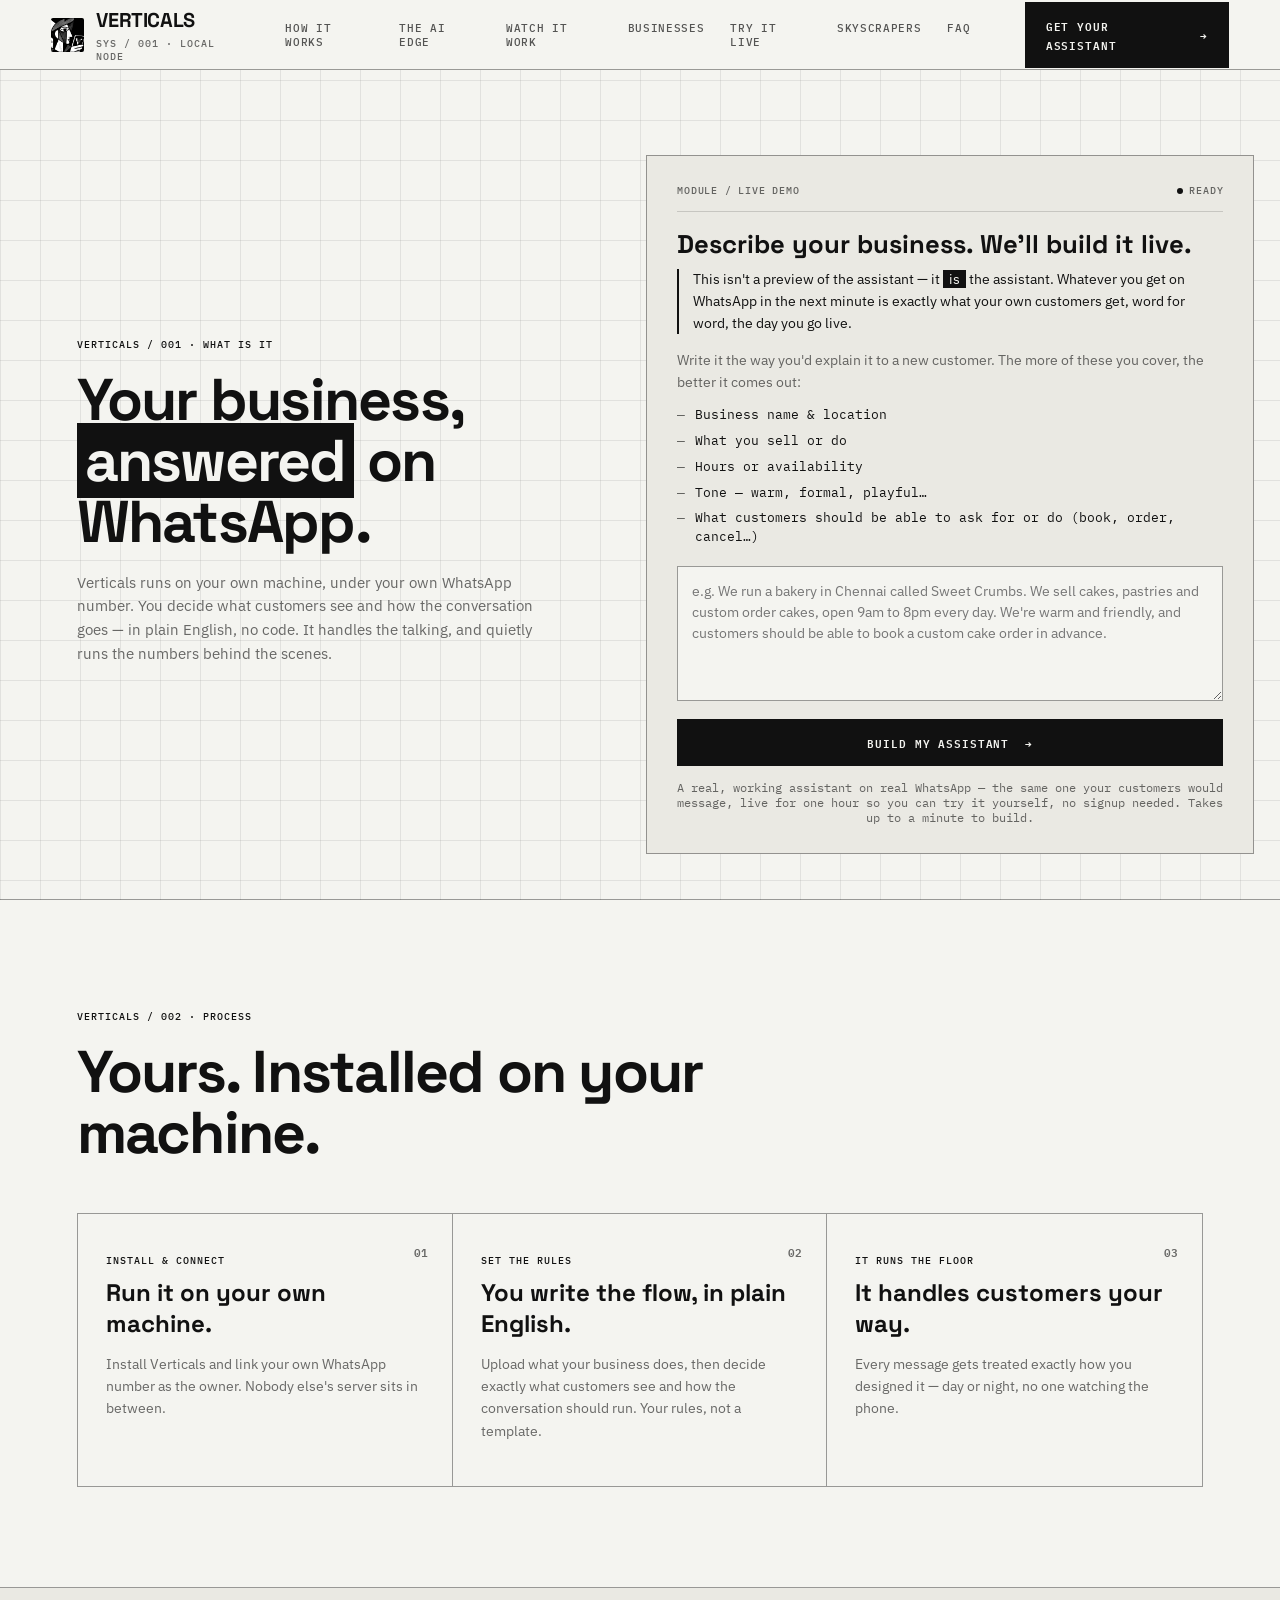
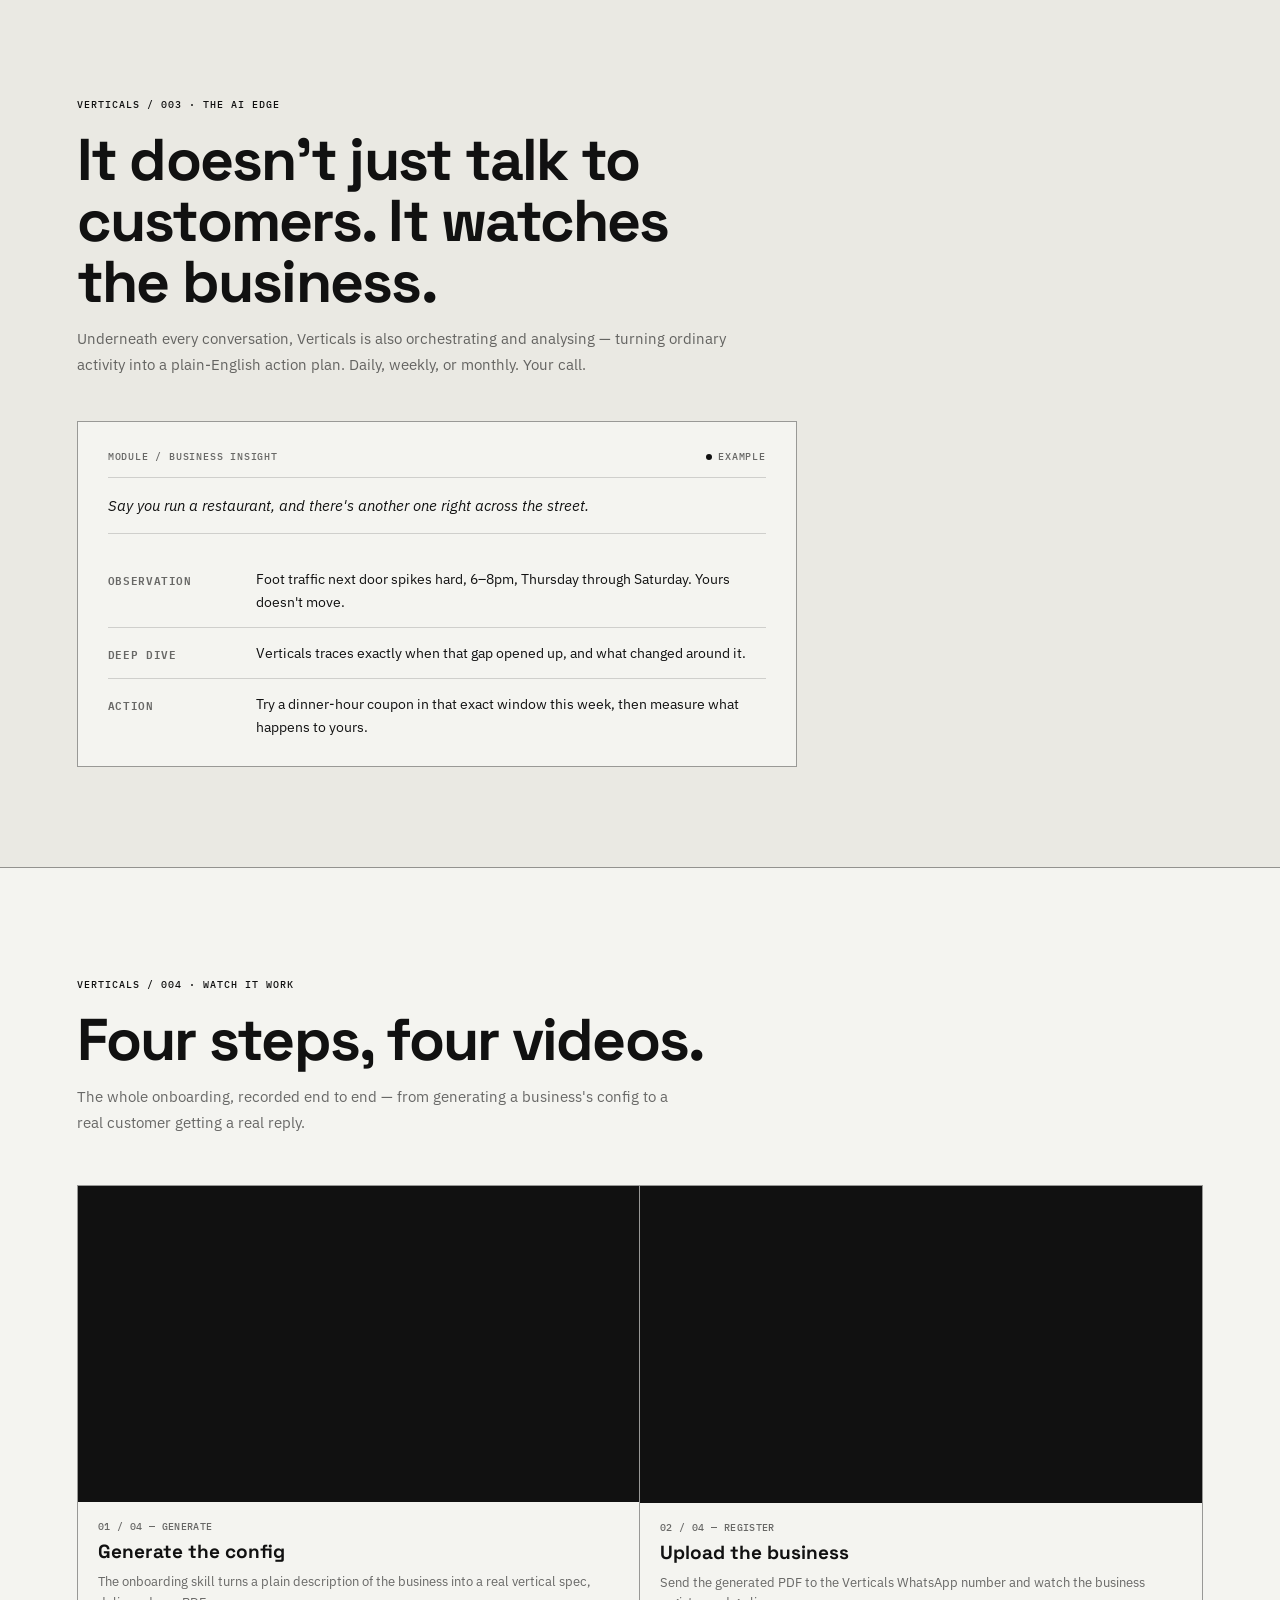
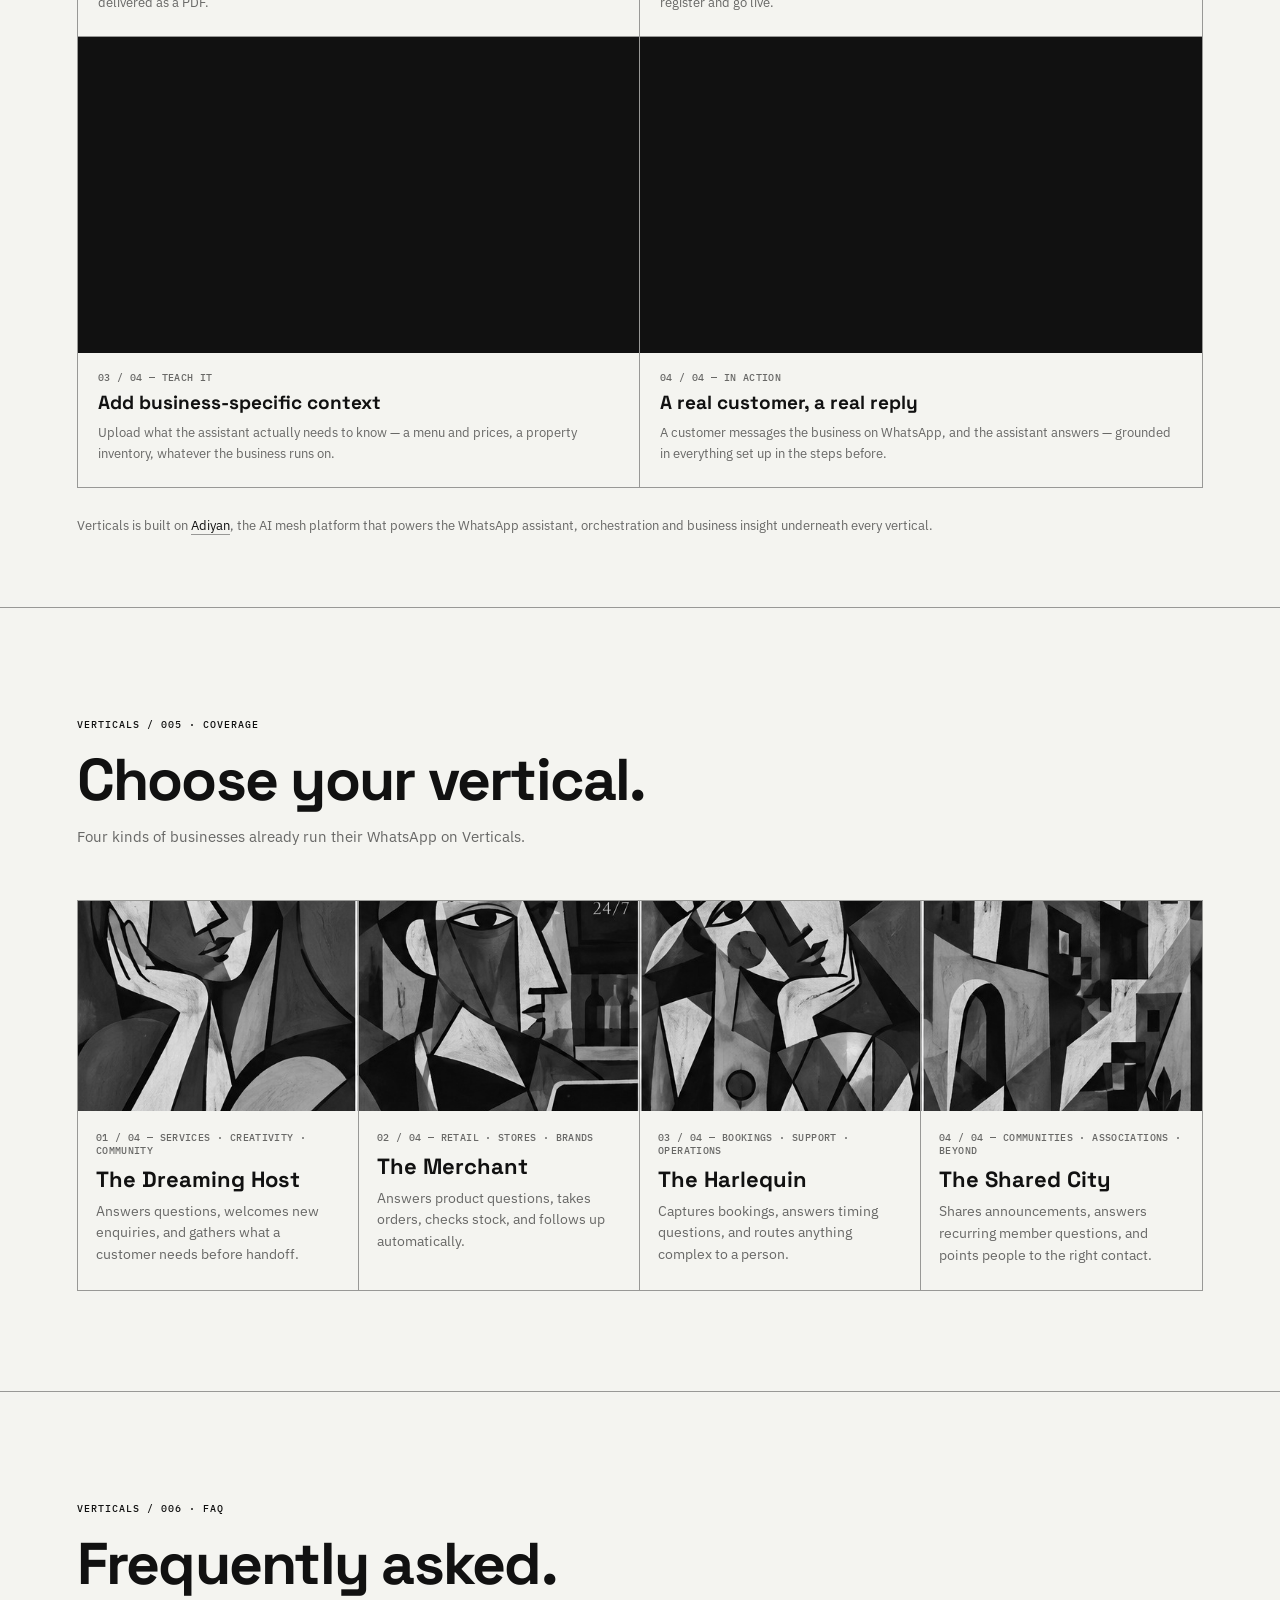
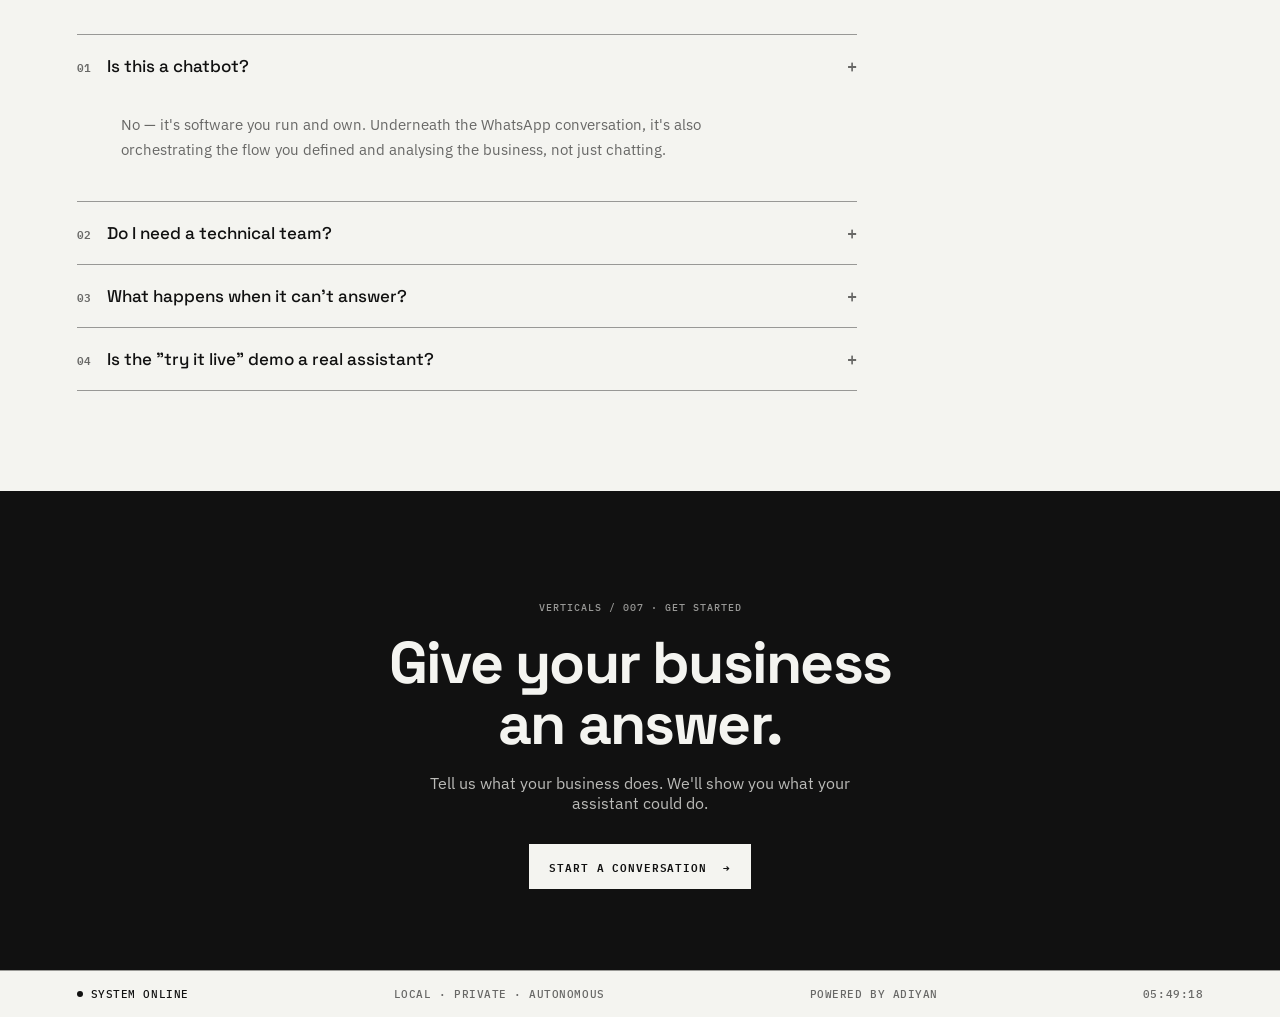
<file: index.html>
<!doctype html>
<html lang="en">
<head>
  <meta charset="utf-8" />
  <meta name="viewport" content="width=device-width, initial-scale=1" />
  <meta name="theme-color" content="#f4f4f0" />
  <title>VERTICALS — Your business, answered on WhatsApp.</title>
  <meta name="description" content="Your own AI-powered WhatsApp assistant for your business. Powered by Adiyan." />
  <link rel="icon" href="assets/favicon.ico" sizes="any">
  <link rel="icon" type="image/png" sizes="16x16" href="assets/favicon-16.png">
  <link rel="icon" type="image/png" sizes="32x32" href="assets/favicon-32.png">
  <link rel="icon" type="image/png" sizes="192x192" href="assets/favicon-192.png">
  <link rel="apple-touch-icon" sizes="180x180" href="assets/apple-touch-icon.png">
  <link rel="preconnect" href="https://fonts.googleapis.com">
  <link rel="preconnect" href="https://fonts.gstatic.com" crossorigin>
  <link href="https://fonts.googleapis.com/css2?family=Space+Grotesk:wght@500;700&family=IBM+Plex+Mono:wght@400;500;600&family=IBM+Plex+Sans:wght@400;500&display=swap" rel="stylesheet">
  <link rel="stylesheet" href="styles.css" />
</head>
<body>
  <div class="grid-bg"></div>

  <header class="site-header">
    <a class="brand" href="#top" aria-label="Verticals home">
      <span class="brand-mark">
        <img class="art-base" src="assets/verticals-icon.png" alt="" />
        <img class="art-color" src="assets/verticals-icon-color.png" alt="" aria-hidden="true" />
      </span>
      <span class="brand-text">
        <span class="brand-name">VERTICALS</span>
        <span class="brand-sub">SYS / 001 · LOCAL NODE</span>
      </span>
    </a>
    <nav>
      <a href="#how">HOW IT WORKS</a>
      <a href="#edge">THE AI EDGE</a>
      <a href="#onboarding">WATCH IT WORK</a>
      <a href="#businesses">BUSINESSES</a>
      <a href="#demo">TRY IT LIVE</a>
      <a href="skyscrapers.html">SKYSCRAPERS</a>
      <a href="#faq">FAQ</a>
    </nav>
    <a class="header-cta" href="#demo">GET YOUR ASSISTANT <span>→</span></a>
  </header>

  <main id="top">
    <section class="hero section-pad" id="demo">
      <div class="hero-copy reveal">
        <p class="eyebrow">VERTICALS / 001 · WHAT IS IT</p>
        <h1>Your business, <span class="hl">answered</span> on WhatsApp.</h1>
        <p class="hero-lede">Verticals runs on your own machine, under your own WhatsApp number. You decide what customers see and how the conversation goes — in plain English, no code. It handles the talking, and quietly runs the numbers behind the scenes.</p>
      </div>

      <div class="hero-demo reveal delayed" id="verticalsDemo">
        <div class="console-head">
          <span>MODULE / LIVE DEMO</span>
          <span class="status-tag"><i class="status-dot disco"></i> READY</span>
        </div>
        <h2>Describe your business. We'll build it live.</h2>
        <p class="demo-promise">This isn't a preview of the assistant — it <em>is</em> the assistant. Whatever you get on WhatsApp in the next minute is exactly what your own customers get, word for word, the day you go live.</p>
        <p class="demo-instructions">Write it the way you'd explain it to a new customer. The more of these you cover, the better it comes out:</p>
        <ul class="demo-checklist">
          <li>Business name &amp; location</li>
          <li>What you sell or do</li>
          <li>Hours or availability</li>
          <li>Tone — warm, formal, playful…</li>
          <li>What customers should be able to ask for or do (book, order, cancel…)</li>
        </ul>
        <form id="demoForm">
          <textarea id="demoInput" maxlength="600" rows="5" placeholder="e.g. We run a bakery in Chennai called Sweet Crumbs. We sell cakes, pastries and custom order cakes, open 9am to 8pm every day. We're warm and friendly, and customers should be able to book a custom cake order in advance." required></textarea>
          <button type="submit" class="button" id="demoSubmit">BUILD MY ASSISTANT <span>→</span></button>
        </form>
        <p class="demo-note">A real, working assistant on real WhatsApp — the same one your customers would message, live for one hour so you can try it yourself, no signup needed. Takes up to a minute to build.</p>
        <div class="demo-result" id="demoResult" hidden></div>
        <p class="demo-error" id="demoError" hidden></p>
      </div>
    </section>

    <section id="how" class="how section-pad">
      <div class="section-heading reveal"><p class="eyebrow">VERTICALS / 002 · PROCESS</p><h2>Yours. Installed on your machine.</h2></div>
      <div class="steps">
        <article class="step reveal"><span class="step-no">01</span><p class="eyebrow">INSTALL &amp; CONNECT</p><h3>Run it on your own machine.</h3><p>Install Verticals and link your own WhatsApp number as the owner. Nobody else's server sits in between.</p></article>
        <article class="step reveal"><span class="step-no">02</span><p class="eyebrow">SET THE RULES</p><h3>You write the flow, in plain English.</h3><p>Upload what your business does, then decide exactly what customers see and how the conversation should run. Your rules, not a template.</p></article>
        <article class="step reveal"><span class="step-no">03</span><p class="eyebrow">IT RUNS THE FLOOR</p><h3>It handles customers your way.</h3><p>Every message gets treated exactly how you designed it — day or night, no one watching the phone.</p></article>
      </div>
    </section>

    <section id="edge" class="edge section-pad">
      <div class="section-heading reveal">
        <p class="eyebrow">VERTICALS / 003 · THE AI EDGE</p>
        <h2>It doesn't just talk to customers. It watches the business.</h2>
        <p>Underneath every conversation, Verticals is also orchestrating and analysing — turning ordinary activity into a plain-English action plan. Daily, weekly, or monthly. Your call.</p>
      </div>
      <div class="insight-card reveal delayed">
        <div class="console-head">
          <span>MODULE / BUSINESS INSIGHT</span>
          <span class="status-tag"><i class="status-dot"></i> EXAMPLE</span>
        </div>
        <p class="insight-setup">Say you run a restaurant, and there's another one right across the street.</p>
        <div class="insight-row">
          <span class="insight-tag">OBSERVATION</span>
          <p>Foot traffic next door spikes hard, 6–8pm, Thursday through Saturday. Yours doesn't move.</p>
        </div>
        <div class="insight-row">
          <span class="insight-tag">DEEP DIVE</span>
          <p>Verticals traces exactly when that gap opened up, and what changed around it.</p>
        </div>
        <div class="insight-row">
          <span class="insight-tag">ACTION</span>
          <p>Try a dinner-hour coupon in that exact window this week, then measure what happens to yours.</p>
        </div>
      </div>
    </section>

    <section id="onboarding" class="onboarding section-pad">
      <div class="section-intro reveal">
        <p class="eyebrow">VERTICALS / 004 · WATCH IT WORK</p>
        <h2>Four steps, four videos.</h2>
        <p>The whole onboarding, recorded end to end — from generating a business's config to a real customer getting a real reply.</p>
      </div>

      <div class="video-grid">
        <article class="video-card reveal">
          <div class="video-embed"><iframe src="https://www.youtube.com/embed/aGPMi48iQtE" title="Generate the config" loading="lazy" allow="accelerometer; autoplay; clipboard-write; encrypted-media; gyroscope; picture-in-picture" allowfullscreen></iframe></div>
          <span class="card-eyebrow">01 / 04 — GENERATE</span>
          <h3>Generate the config</h3>
          <p>The onboarding skill turns a plain description of the business into a real vertical spec, delivered as a PDF.</p>
        </article>
        <article class="video-card reveal">
          <div class="video-embed"><iframe src="https://www.youtube.com/embed/RfHMVcUBpOw" title="Upload the business" loading="lazy" allow="accelerometer; autoplay; clipboard-write; encrypted-media; gyroscope; picture-in-picture" allowfullscreen></iframe></div>
          <span class="card-eyebrow">02 / 04 — REGISTER</span>
          <h3>Upload the business</h3>
          <p>Send the generated PDF to the Verticals WhatsApp number and watch the business register and go live.</p>
        </article>
        <article class="video-card reveal">
          <div class="video-embed"><iframe src="https://www.youtube.com/embed/GSf_i0MklRo" title="Add business-specific context" loading="lazy" allow="accelerometer; autoplay; clipboard-write; encrypted-media; gyroscope; picture-in-picture" allowfullscreen></iframe></div>
          <span class="card-eyebrow">03 / 04 — TEACH IT</span>
          <h3>Add business-specific context</h3>
          <p>Upload what the assistant actually needs to know — a menu and prices, a property inventory, whatever the business runs on.</p>
        </article>
        <article class="video-card reveal">
          <div class="video-embed"><iframe src="https://www.youtube.com/embed/xWJJM07ifF8" title="A real customer, a real reply" loading="lazy" allow="accelerometer; autoplay; clipboard-write; encrypted-media; gyroscope; picture-in-picture" allowfullscreen></iframe></div>
          <span class="card-eyebrow">04 / 04 — IN ACTION</span>
          <h3>A real customer, a real reply</h3>
          <p>A customer messages the business on WhatsApp, and the assistant answers — grounded in everything set up in the steps before.</p>
        </article>
      </div>

      <p class="onboarding-credit">Verticals is built on <a href="https://bharanitharanr.github.io/adiyan/" target="_blank" rel="noopener">Adiyan</a>, the AI mesh platform that powers the WhatsApp assistant, orchestration and business insight underneath every vertical.</p>
    </section>

    <section id="businesses" class="verticals-section section-pad">
      <div class="section-intro reveal">
        <p class="eyebrow">VERTICALS / 005 · COVERAGE</p>
        <h2>Choose your vertical.</h2>
        <p>Four kinds of businesses already run their WhatsApp on Verticals.</p>
      </div>

      <div class="verticals-grid-simple">
        <article class="vertical-card-simple reveal">
          <div class="card-art"><img class="art-base" src="assets/dreaming-host.jpg" alt="The Dreaming Host" /><img class="art-color" src="assets/dreaming-host.jpg" alt="" aria-hidden="true" /></div>
          <div class="card-body">
            <span class="card-eyebrow">01 / 04 — SERVICES · CREATIVITY · COMMUNITY</span>
            <h3>The Dreaming Host</h3>
            <p>Answers questions, welcomes new enquiries, and gathers what a customer needs before handoff.</p>
          </div>
        </article>
        <article class="vertical-card-simple reveal">
          <div class="card-art"><img class="art-base" src="assets/merchant.jpg" alt="The Merchant" /><img class="art-color" src="assets/merchant.jpg" alt="" aria-hidden="true" /></div>
          <div class="card-body">
            <span class="card-eyebrow">02 / 04 — RETAIL · STORES · BRANDS</span>
            <h3>The Merchant</h3>
            <p>Answers product questions, takes orders, checks stock, and follows up automatically.</p>
          </div>
        </article>
        <article class="vertical-card-simple reveal">
          <div class="card-art"><img class="art-base" src="assets/harlequin.jpg" alt="The Harlequin" /><img class="art-color" src="assets/harlequin.jpg" alt="" aria-hidden="true" /></div>
          <div class="card-body">
            <span class="card-eyebrow">03 / 04 — BOOKINGS · SUPPORT · OPERATIONS</span>
            <h3>The Harlequin</h3>
            <p>Captures bookings, answers timing questions, and routes anything complex to a person.</p>
          </div>
        </article>
        <article class="vertical-card-simple reveal">
          <div class="card-art"><img class="art-base" src="assets/shared-city.jpg" alt="The Shared City" /><img class="art-color" src="assets/shared-city.jpg" alt="" aria-hidden="true" /></div>
          <div class="card-body">
            <span class="card-eyebrow">04 / 04 — COMMUNITIES · ASSOCIATIONS · BEYOND</span>
            <h3>The Shared City</h3>
            <p>Shares announcements, answers recurring member questions, and points people to the right contact.</p>
          </div>
        </article>
      </div>
    </section>

    <section id="faq" class="faq section-pad">
      <div class="section-heading reveal"><p class="eyebrow">VERTICALS / 006 · FAQ</p><h2>Frequently asked.</h2></div>
      <div class="faq-list">
        <details open><summary><span>01</span>Is this a chatbot?<span class="toggle">+</span></summary><p>No — it's software you run and own. Underneath the WhatsApp conversation, it's also orchestrating the flow you defined and analysing the business, not just chatting.</p></details>
        <details><summary><span>02</span>Do I need a technical team?<span class="toggle">+</span></summary><p>No. Verticals installs on your own machine with no code — you describe your business and your rules in plain English, that's it.</p></details>
        <details><summary><span>03</span>What happens when it can't answer?<span class="toggle">+</span></summary><p>It asks for clarification or hands the conversation to a person, instead of guessing.</p></details>
        <details><summary><span>04</span>Is the "try it live" demo a real assistant?<span class="toggle">+</span></summary><p>Yes — it's registered for real and answers on real WhatsApp, just scoped to one hour so a live demo doesn't stick around forever. Whatever it says back to you is exactly what your own customers would get once it's live — same voice, same rules, no separate "demo mode." A real deployment for your business simply doesn't expire.</p></details>
      </div>
    </section>

    <section id="contact" class="contact section-pad reveal">
      <div class="contact-inner">
        <p class="eyebrow">VERTICALS / 007 · GET STARTED</p>
        <h2>Give your business<br>an answer.</h2>
        <p>Tell us what your business does. We'll show you what your assistant could do.</p>
        <a class="button invert" href="mailto:adiayanandai@gmail.com?subject=I%20want%20a%20Verticals%20assistant">START A CONVERSATION <span>→</span></a>
      </div>
    </section>
  </main>

  <footer class="sys-bottom">
    <div class="status"><i class="status-dot"></i> SYSTEM ONLINE</div>
    <div>LOCAL · PRIVATE · AUTONOMOUS</div>
    <div><a href="https://bharanitharanr.github.io/adiyan/" target="_blank" rel="noopener">POWERED BY ADIYAN</a></div>
    <div id="sysClock">00:00:00</div>
  </footer>

  <script src="script.js"></script>
</body>
</html>
</file>
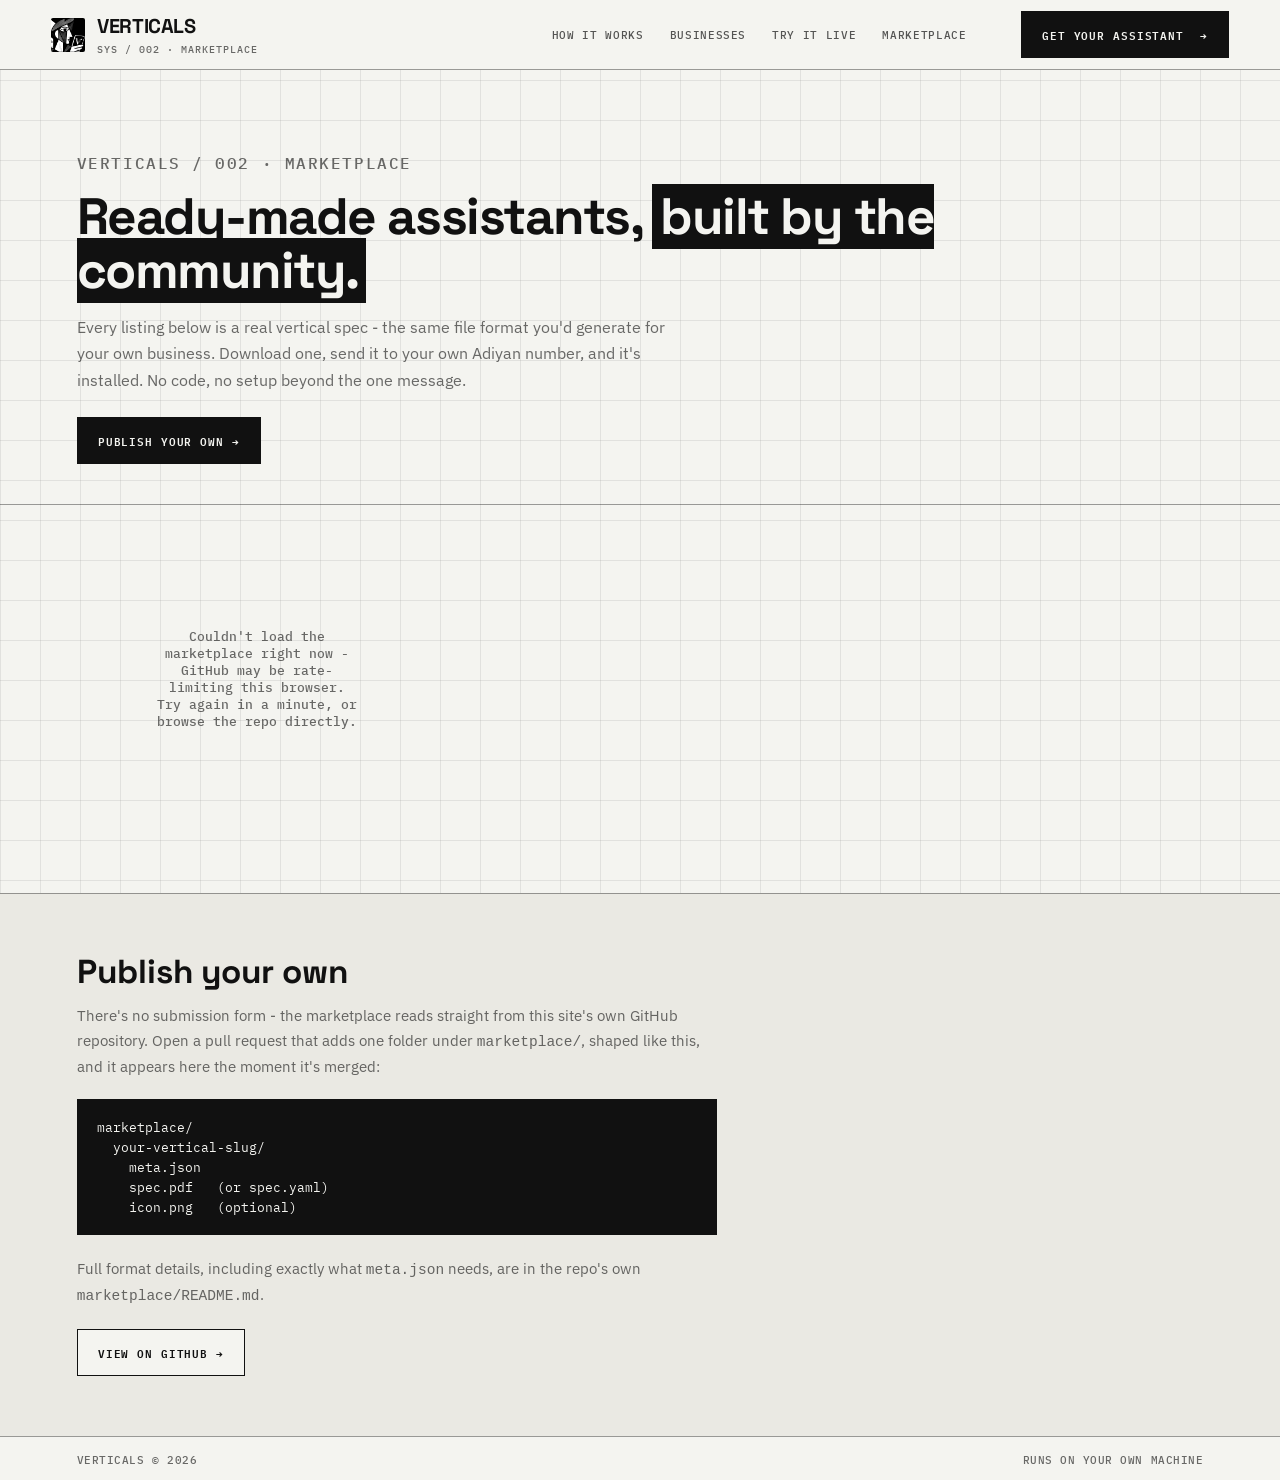
<file: marketplace.html>
<!doctype html>
<html lang="en">
<head>
  <meta charset="utf-8" />
  <meta name="viewport" content="width=device-width, initial-scale=1" />
  <meta name="theme-color" content="#f4f4f0" />
  <title>VERTICALS — Marketplace</title>
  <meta name="description" content="Ready-made Adiyan business personas, built by the community - download a spec, install it on your own WhatsApp number." />
  <link rel="icon" href="assets/favicon.ico" sizes="any">
  <link rel="icon" type="image/png" sizes="16x16" href="assets/favicon-16.png">
  <link rel="icon" type="image/png" sizes="32x32" href="assets/favicon-32.png">
  <link rel="icon" type="image/png" sizes="192x192" href="assets/favicon-192.png">
  <link rel="apple-touch-icon" sizes="180x180" href="assets/apple-touch-icon.png">
  <link rel="preconnect" href="https://fonts.googleapis.com">
  <link rel="preconnect" href="https://fonts.gstatic.com" crossorigin>
  <link href="https://fonts.googleapis.com/css2?family=Space+Grotesk:wght@500;700&family=IBM+Plex+Mono:wght@400;500;600&family=IBM+Plex+Sans:wght@400;500&display=swap" rel="stylesheet">
  <link rel="stylesheet" href="styles.css" />
  <style>
    .mkt-hero{padding-top:150px;padding-bottom:40px;border-bottom:1px solid var(--line-strong)}
    .mkt-hero .eyebrow{margin-bottom:14px}
    .mkt-hero h1{font:700 clamp(34px,4vw,58px)/1.05 "Space Grotesk",sans-serif;letter-spacing:-.03em;margin:0 0 16px}
    .mkt-hero p{max-width:600px;color:var(--ink-soft);font-size:15.5px;line-height:1.7;margin:0 0 24px}
    .mkt-hero .button{display:inline-flex}

    .mkt-grid{padding:50px 6vw 90px;display:grid;grid-template-columns:repeat(auto-fill,minmax(280px,1fr));gap:22px}
    .mkt-card{border:1px solid var(--line-strong);background:var(--paper2);display:flex;flex-direction:column}
    .mkt-card .card-art{aspect-ratio:1.6/1;background:var(--ink);display:flex;align-items:center;justify-content:center;overflow:hidden}
    .mkt-card .card-art img{width:100%;height:100%;object-fit:cover;filter:grayscale(1) contrast(1.05)}
    .mkt-card .card-body{padding:20px 20px 22px;display:flex;flex-direction:column;gap:10px;flex:1}
    .mkt-card .card-eyebrow{display:flex;justify-content:space-between;align-items:baseline}
    .mkt-card h3{font:700 20px "Space Grotesk",sans-serif;margin:0}
    .mkt-card p.tagline{margin:0;color:var(--ink-soft);font-size:13.5px;line-height:1.6;flex:1}
    .mkt-card .card-footer{display:flex;justify-content:space-between;align-items:center;margin-top:6px;font:500 10px "IBM Plex Mono",monospace;letter-spacing:.05em;color:var(--ink-soft)}
    .mkt-card .button{padding:10px 16px;font-size:10.5px}

    .mkt-empty,.mkt-error{padding:60px 6vw;text-align:center;color:var(--ink-soft);font:500 13px "IBM Plex Mono",monospace}
    .mkt-publish{border-top:1px solid var(--line-strong);padding:60px 6vw;background:var(--paper2)}
    .mkt-publish h2{font:700 clamp(24px,2.6vw,34px)/1.1 "Space Grotesk",sans-serif;margin:0 0 14px}
    .mkt-publish p{max-width:640px;color:var(--ink-soft);font-size:14.5px;line-height:1.7;margin:0 0 20px}
    .mkt-publish pre{background:var(--ink);color:var(--paper);padding:18px 20px;font:400 12.5px/1.6 "IBM Plex Mono",monospace;overflow-x:auto;margin:0 0 22px;max-width:640px}
  </style>
</head>
<body>
  <div class="grid-bg"></div>

  <header class="site-header">
    <a class="brand" href="index.html" aria-label="Verticals home">
      <span class="brand-mark">
        <img class="art-base" src="assets/verticals-icon.png" alt="" />
        <img class="art-color" src="assets/verticals-icon-color.png" alt="" aria-hidden="true" />
      </span>
      <span class="brand-text">
        <span class="brand-name">VERTICALS</span>
        <span class="brand-sub">SYS / 002 · MARKETPLACE</span>
      </span>
    </a>
    <nav>
      <a href="index.html#how">HOW IT WORKS</a>
      <a href="index.html#businesses">BUSINESSES</a>
      <a href="index.html#demo">TRY IT LIVE</a>
      <a href="marketplace.html">MARKETPLACE</a>
    </nav>
    <a class="header-cta" href="index.html#demo">GET YOUR ASSISTANT <span>→</span></a>
  </header>

  <main id="top">
    <section class="mkt-hero section-pad">
      <p class="eyebrow">VERTICALS / 002 · MARKETPLACE</p>
      <h1>Ready-made assistants, <span class="hl">built by the community.</span></h1>
      <p>Every listing below is a real vertical spec - the same file format you'd generate for your own business. Download one, send it to your own Adiyan number, and it's installed. No code, no setup beyond the one message.</p>
      <a class="button" href="#publish">PUBLISH YOUR OWN →</a>
    </section>

    <section id="listings">
      <div id="mktGrid" class="mkt-grid" aria-live="polite">
        <p class="mkt-empty">Loading listings…</p>
      </div>
    </section>

    <section class="mkt-publish" id="publish">
      <h2>Publish your own</h2>
      <p>There's no submission form - the marketplace reads straight from this site's own GitHub repository. Open a pull request that adds one folder under <code>marketplace/</code>, shaped like this, and it appears here the moment it's merged:</p>
      <pre>marketplace/
  your-vertical-slug/
    meta.json
    spec.pdf   (or spec.yaml)
    icon.png   (optional)</pre>
      <p>Full format details, including exactly what <code>meta.json</code> needs, are in the repo's own <code>marketplace/README.md</code>.</p>
      <a class="button invert" href="https://github.com/BharanitharanR/verticals/tree/main/marketplace" target="_blank" rel="noopener">VIEW ON GITHUB →</a>
    </section>
  </main>

  <footer class="sys-bottom section-pad">
    <span>VERTICALS © 2026</span>
    <span>RUNS ON YOUR OWN MACHINE</span>
  </footer>

  <script>
    const REPO = 'BharanitharanR/verticals';
    const BRANCH = 'main';
    const grid = document.getElementById('mktGrid');

    function escapeHtml(s) {
      return String(s ?? '').replace(/[&<>"']/g, c => ({'&':'&amp;','<':'&lt;','>':'&gt;','"':'&quot;',"'":'&#39;'}[c]));
    }

    async function loadListings() {
      try {
        const dirRes = await fetch(`https://api.github.com/repos/${REPO}/contents/marketplace?ref=${BRANCH}`);
        if (!dirRes.ok) throw new Error(`GitHub API returned ${dirRes.status}`);
        const entries = (await dirRes.json()).filter(e => e.type === 'dir');

        if (entries.length === 0) {
          grid.innerHTML = '<p class="mkt-empty">No listings yet - be the first to publish one.</p>';
          return;
        }

        const cards = await Promise.all(entries.map(async (entry) => {
          try {
            const metaRes = await fetch(`https://raw.githubusercontent.com/${REPO}/${BRANCH}/marketplace/${entry.name}/meta.json`);
            if (!metaRes.ok) return null;
            const meta = await metaRes.json();

            let specFile = null;
            for (const ext of ['pdf', 'yaml', 'yml']) {
              const headRes = await fetch(`https://raw.githubusercontent.com/${REPO}/${BRANCH}/marketplace/${entry.name}/spec.${ext}`, { method: 'HEAD' });
              if (headRes.ok) { specFile = `spec.${ext}`; break; }
            }
            if (!specFile) return null;

            const iconUrl = `https://raw.githubusercontent.com/${REPO}/${BRANCH}/marketplace/${entry.name}/icon.png`;
            const specUrl = `https://raw.githubusercontent.com/${REPO}/${BRANCH}/marketplace/${entry.name}/${specFile}`;

            return { meta, iconUrl, specUrl, slug: entry.name };
          } catch { return null; }
        }));

        const valid = cards.filter(Boolean);
        if (valid.length === 0) {
          grid.innerHTML = '<p class="mkt-empty">No listings yet - be the first to publish one.</p>';
          return;
        }

        grid.innerHTML = valid.map(({ meta, iconUrl, specUrl, slug }) => `
          <article class="mkt-card">
            <div class="card-art"><img src="${iconUrl}" alt="" loading="lazy" onerror="this.parentElement.style.display='none'" /></div>
            <div class="card-body">
              <div class="card-eyebrow"><span>${escapeHtml(meta.vertical_id || slug)}</span></div>
              <h3>${escapeHtml(meta.name || slug)}</h3>
              <p class="tagline">${escapeHtml(meta.tagline || '')}</p>
              <div class="card-footer">
                <span>BY ${escapeHtml(meta.author || 'UNKNOWN')}</span>
                <a class="button" href="${specUrl}" download>DOWNLOAD →</a>
              </div>
            </div>
          </article>
        `).join('');
      } catch (e) {
        grid.innerHTML = '<p class="mkt-error">Couldn\'t load the marketplace right now - GitHub may be rate-limiting this browser. Try again in a minute, or browse the repo directly.</p>';
      }
    }

    loadListings();
  </script>
</body>
</html>
</file>
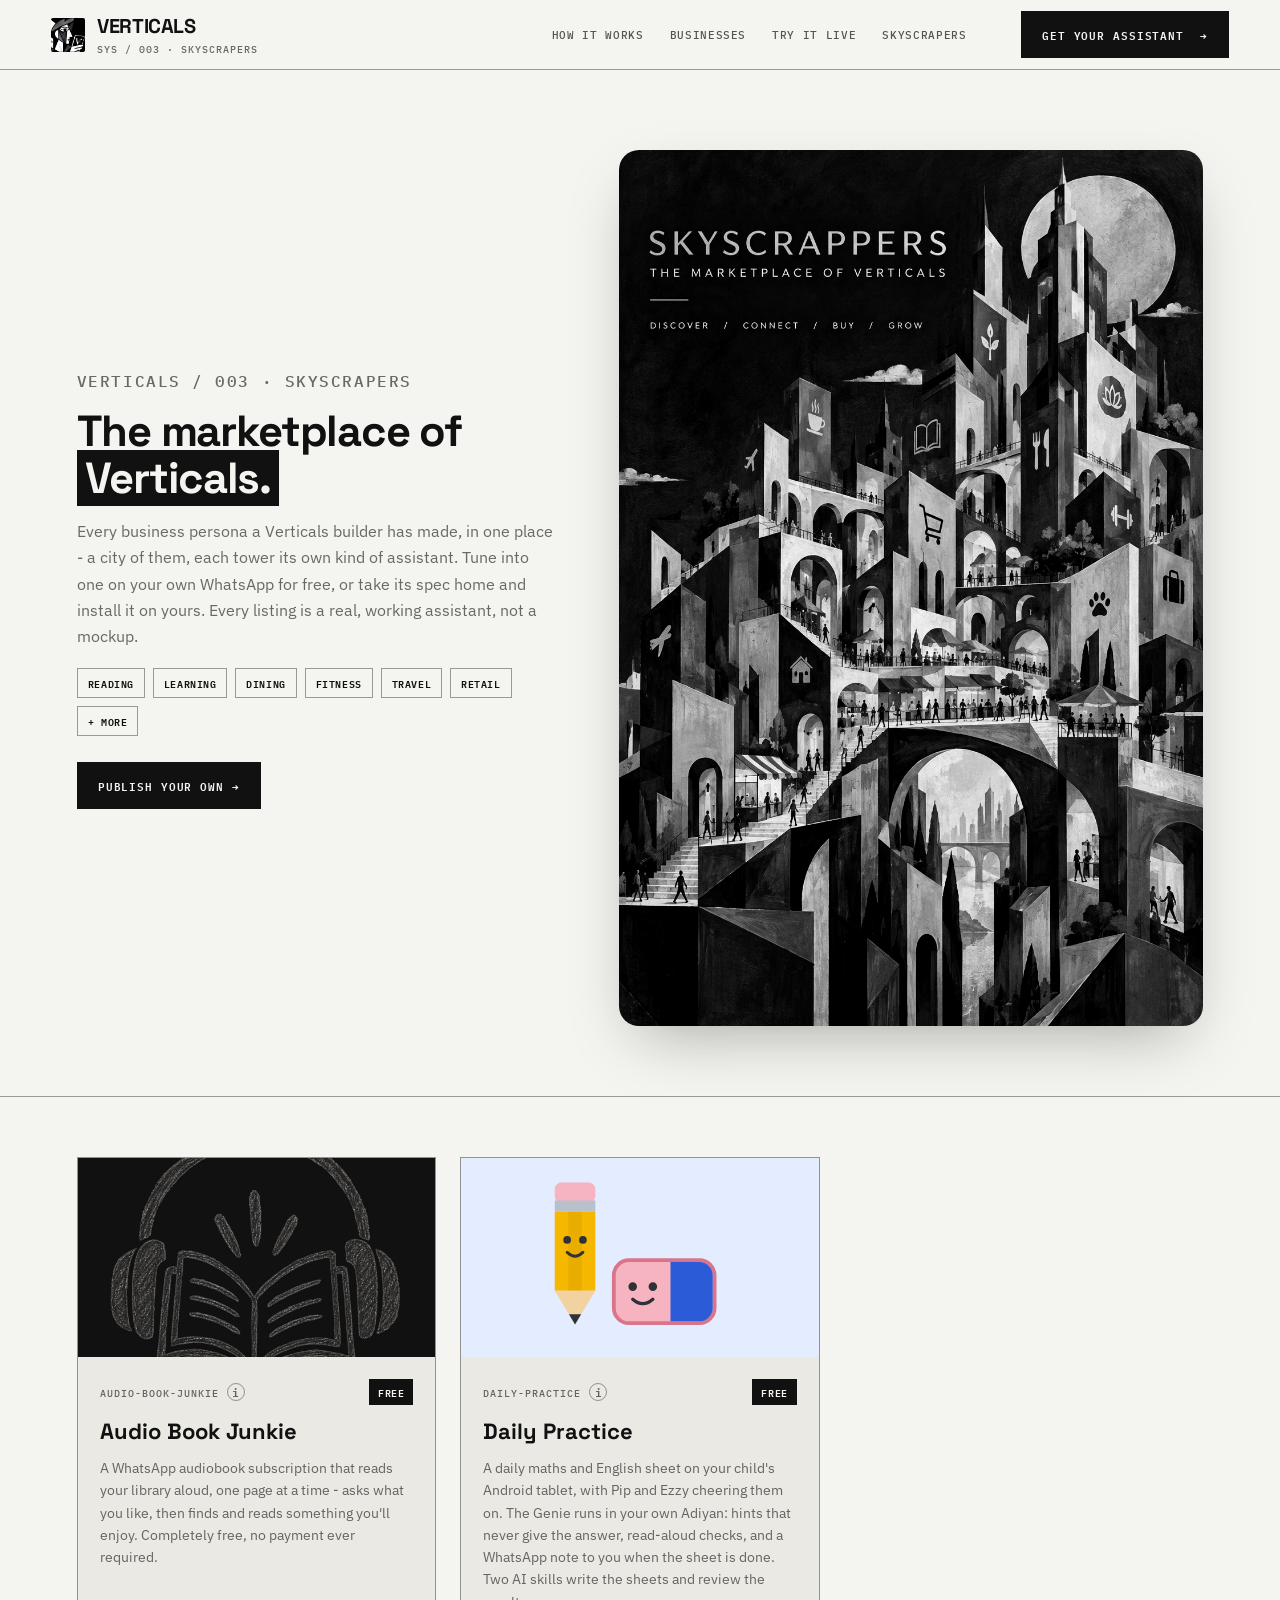
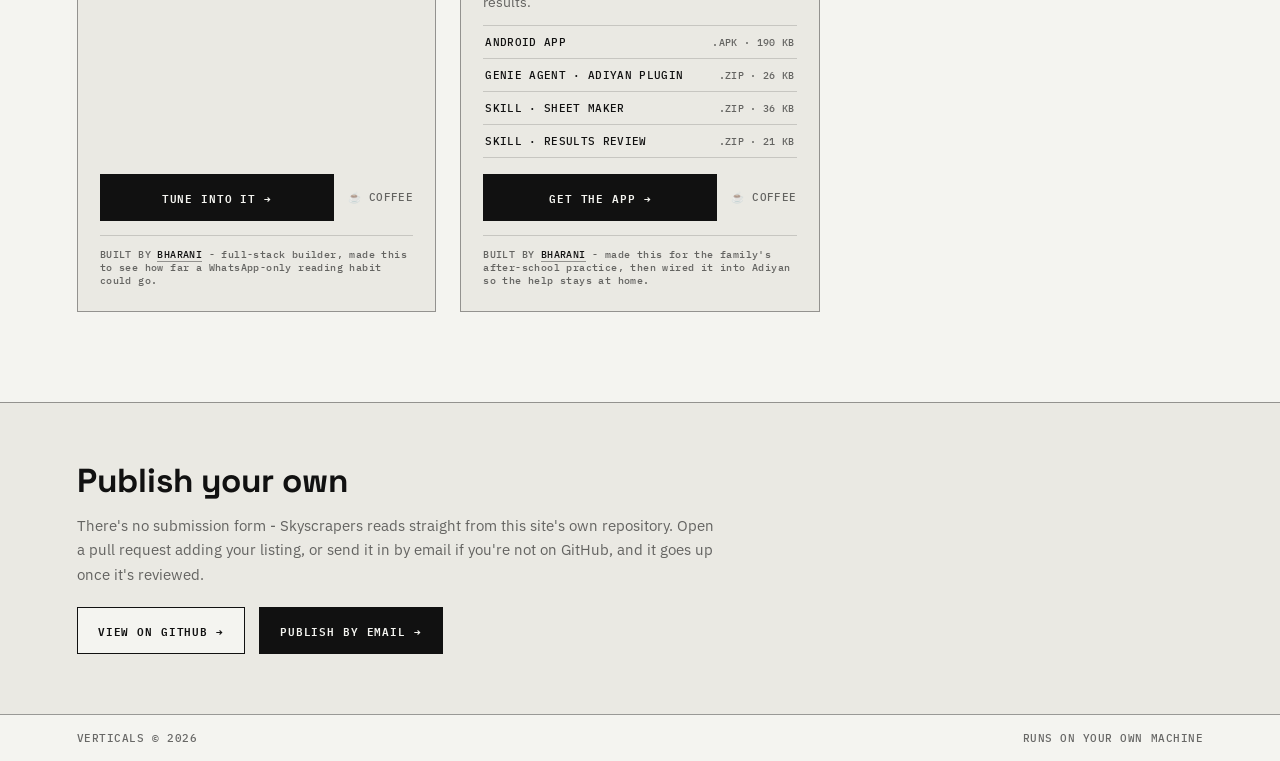
<file: skyscrapers.html>
<!doctype html>
<html lang="en">
<head>
  <meta charset="utf-8" />
  <meta name="viewport" content="width=device-width, initial-scale=1" />
  <meta name="theme-color" content="#f4f4f0" />
  <title>VERTICALS — Skyscrapers</title>
  <meta name="description" content="Ready-made Adiyan assistants, built and shared by the community - free or paid, tune in and try one on your own WhatsApp." />
  <link rel="icon" href="assets/favicon.ico" sizes="any">
  <link rel="icon" type="image/png" sizes="16x16" href="assets/favicon-16.png">
  <link rel="icon" type="image/png" sizes="32x32" href="assets/favicon-32.png">
  <link rel="icon" type="image/png" sizes="192x192" href="assets/favicon-192.png">
  <link rel="apple-touch-icon" sizes="180x180" href="assets/apple-touch-icon.png">
  <link rel="preconnect" href="https://fonts.googleapis.com">
  <link rel="preconnect" href="https://fonts.gstatic.com" crossorigin>
  <link href="https://fonts.googleapis.com/css2?family=Space+Grotesk:wght@500;700&family=IBM+Plex+Mono:wght@400;500;600&family=IBM+Plex+Sans:wght@400;500&display=swap" rel="stylesheet">
  <link rel="stylesheet" href="styles.css" />
  <style>
    .sky-hero{padding:150px 6vw 70px;background:var(--paper);display:grid;grid-template-columns:0.9fr 1.1fr;gap:5vw;align-items:center;border-bottom:1px solid var(--line-strong)}
    .sky-hero-art{position:relative;border-radius:20px;overflow:hidden;box-shadow:0 24px 60px -20px rgba(17,17,17,.35);aspect-ratio:2/3}
    .sky-hero-art img{position:absolute;inset:0;width:100%;height:100%;object-fit:cover;display:block}
    .sky-hero-art .art-color{-webkit-mask-image:none;mask-image:none}
    .sky-hero-art:hover .art-color,.sky-hero-art.touch-active .art-color{opacity:1}
    .sky-hero-art .placeholder{background:var(--ink);color:var(--paper);opacity:.5;font:500 11px "IBM Plex Mono",monospace;letter-spacing:.08em;text-align:center;padding:160px 30px}

    .sky-intro .eyebrow{margin-bottom:14px}
    .sky-intro h1{font:700 clamp(30px,3.4vw,46px)/1.08 "Space Grotesk",sans-serif;letter-spacing:-.03em;margin:0 0 16px}
    .sky-intro p{color:var(--ink-soft);font-size:15.5px;line-height:1.7;margin:0 0 18px;max-width:480px}
    .sky-intro .sky-tags{display:flex;flex-wrap:wrap;gap:8px;margin:0 0 26px}
    .sky-intro .sky-tags span{font:600 9.5px "IBM Plex Mono",monospace;letter-spacing:.06em;padding:5px 10px;border:1px solid var(--line-strong)}

    @media(max-width:860px){
      .sky-hero{grid-template-columns:1fr;padding-top:120px}
      .sky-hero-art{order:-1}
    }

    .sky-grid{padding:60px 6vw 90px;display:grid;grid-template-columns:repeat(auto-fill,minmax(300px,1fr));gap:24px}
    .sky-card{border:1px solid var(--line-strong);background:var(--paper2);display:flex;flex-direction:column}
    .sky-card .card-art{aspect-ratio:1.8/1;background:var(--ink);overflow:hidden}
    .sky-card .card-art img{width:100%;height:100%;object-fit:cover}
    .sky-card .card-body{padding:22px 22px 24px;display:flex;flex-direction:column;gap:12px;flex:1}
    .sky-card .card-eyebrow{display:flex;justify-content:space-between;align-items:baseline;gap:8px}
    .sky-card .card-eyebrow .eyebrow-left{display:flex;align-items:center;gap:8px}
    .info-btn{width:18px;height:18px;border-radius:50%;border:1px solid var(--line-strong);background:transparent;color:var(--ink-soft);font:600 11px "IBM Plex Mono",monospace;line-height:1;display:inline-flex;align-items:center;justify-content:center;cursor:pointer;padding:0}
    .info-btn:hover{background:var(--ink);color:var(--paper);border-color:var(--ink)}

    .info-overlay{position:fixed;inset:0;background:rgba(17,17,17,.5);display:none;align-items:center;justify-content:center;z-index:200;padding:24px}
    .info-overlay.open{display:flex}
    .info-modal{background:var(--paper);border:1px solid var(--line-strong);max-width:460px;width:100%;max-height:85vh;overflow-y:auto;padding:28px 26px}
    .info-modal .info-head{display:flex;justify-content:space-between;align-items:baseline;margin-bottom:6px}
    .info-modal h4{font:700 20px "Space Grotesk",sans-serif;margin:0}
    .info-modal .info-close{border:none;background:none;color:var(--ink-soft);font:600 20px/1 "IBM Plex Mono",monospace;cursor:pointer;padding:0}
    .info-modal .info-close:hover{color:var(--ink)}
    .info-modal .info-label{font:600 9.5px "IBM Plex Mono",monospace;letter-spacing:.08em;color:var(--ink-soft);margin:20px 0 8px}
    .info-modal .info-label:first-of-type{margin-top:16px}
    .info-modal .summon-phrase{display:inline-block;font:600 14px "IBM Plex Mono",monospace;background:var(--ink);color:var(--paper);padding:6px 12px}
    .info-modal ul{list-style:none;margin:0;padding:0;display:flex;flex-direction:column;gap:8px}
    .info-modal li{font:400 13px "IBM Plex Mono",monospace;background:var(--paper2);border:1px solid var(--line);padding:9px 12px;line-height:1.5}
    .info-modal .info-note{font-family:"IBM Plex Sans",sans-serif;font-size:12.5px;color:var(--ink-soft);line-height:1.6;margin:18px 0 0}
    .sky-card .price-tag{font:600 9.5px "IBM Plex Mono",monospace;letter-spacing:.06em;padding:3px 8px;border:1px solid var(--line-strong)}
    .sky-card .price-tag.free{background:var(--ink);color:var(--paper);border-color:var(--ink)}
    .sky-card h3{font:700 22px "Space Grotesk",sans-serif;margin:0}
    .sky-card p.tagline{margin:0;color:var(--ink-soft);font-size:13.5px;line-height:1.65;flex:1}
    .sky-card .card-actions{display:flex;align-items:center;gap:14px;margin-top:4px}
    .sky-card .card-actions .button{flex:1;text-align:center;justify-content:center}
    .sky-card .coffee-link{font:500 10.5px "IBM Plex Mono",monospace;letter-spacing:.04em;color:var(--ink-soft);border-bottom:1px solid transparent;white-space:nowrap}
    .sky-card .coffee-link:hover{color:var(--ink);border-color:var(--ink)}
    .sky-card .card-builder{border-top:1px solid var(--line);padding-top:12px;margin-top:2px;font:500 10px "IBM Plex Mono",monospace;letter-spacing:.04em;color:var(--ink-soft)}
    .sky-card .card-builder a{color:var(--ink);border-bottom:1px solid var(--line-strong)}
    .sky-card .card-builder a:hover{border-color:var(--ink)}

    .sky-card .dl-list{list-style:none;margin:0;padding:0;display:flex;flex-direction:column;border-top:1px solid var(--line)}
    .sky-card .dl-list li{border-bottom:1px solid var(--line)}
    .sky-card .dl-list a{display:flex;justify-content:space-between;align-items:baseline;gap:10px;padding:9px 2px;font:500 11px "IBM Plex Mono",monospace;letter-spacing:.03em;color:var(--ink)}
    .sky-card .dl-list a:hover{background:var(--paper)}
    .sky-card .dl-list a span{color:var(--ink-soft);font-size:10px;white-space:nowrap}
    .info-modal code{font:500 11.5px "IBM Plex Mono",monospace;background:var(--paper2);border:1px solid var(--line);padding:1px 5px;word-break:break-all}
    .info-modal ol{margin:0;padding-left:20px;display:flex;flex-direction:column;gap:8px;font:400 13px/1.55 "IBM Plex Sans",sans-serif}

    .sky-publish{border-top:1px solid var(--line-strong);padding:60px 6vw;background:var(--paper2)}
    .sky-publish h2{font:700 clamp(24px,2.6vw,34px)/1.1 "Space Grotesk",sans-serif;margin:0 0 14px}
    .sky-publish p{max-width:640px;color:var(--ink-soft);font-size:14.5px;line-height:1.7;margin:0 0 20px}
    .sky-publish-actions{display:flex;gap:14px;flex-wrap:wrap}

    @media(max-width:860px){
      .sky-hero{grid-template-columns:1fr}
      .sky-hero-art{aspect-ratio:16/9;border-left:none;border-top:1px solid var(--line-strong)}
    }
  </style>
</head>
<body>
  <div class="grid-bg"></div>

  <header class="site-header">
    <a class="brand" href="index.html" aria-label="Verticals home">
      <span class="brand-mark">
        <img class="art-base" src="assets/verticals-icon.png" alt="" />
        <img class="art-color" src="assets/verticals-icon-color.png" alt="" aria-hidden="true" />
      </span>
      <span class="brand-text">
        <span class="brand-name">VERTICALS</span>
        <span class="brand-sub">SYS / 003 · SKYSCRAPERS</span>
      </span>
    </a>
    <nav>
      <a href="index.html#how">HOW IT WORKS</a>
      <a href="index.html#businesses">BUSINESSES</a>
      <a href="index.html#demo">TRY IT LIVE</a>
      <a href="skyscrapers.html">SKYSCRAPERS</a>
    </nav>
    <a class="header-cta" href="index.html#demo">GET YOUR ASSISTANT <span>→</span></a>
  </header>

  <main id="top">
    <section class="sky-hero">
      <div class="sky-intro">
        <p class="eyebrow">VERTICALS / 003 · SKYSCRAPERS</p>
        <h1>The marketplace of <span class="hl">Verticals.</span></h1>
        <p>Every business persona a Verticals builder has made, in one place - a city of them, each tower its own kind of assistant. Tune into one on your own WhatsApp for free, or take its spec home and install it on yours. Every listing is a real, working assistant, not a mockup.</p>
        <div class="sky-tags">
          <span>READING</span><span>LEARNING</span><span>DINING</span><span>FITNESS</span><span>TRAVEL</span><span>RETAIL</span><span>+ MORE</span>
        </div>
        <a class="button" href="#publish">PUBLISH YOUR OWN →</a>
      </div>
      <div class="sky-hero-art">
        <img class="art-base" src="assets/skyscrapers-hero.jpg" alt="Skyscrapers - the marketplace of Verticals: an illustrated cliffside city of towers, each one a different business category, connected by bridges and stairways." />
        <img class="art-color" src="assets/skyscrapers-hero.jpg" alt="" aria-hidden="true" />
      </div>
    </section>

    <section id="listings">
      <div class="sky-grid">
        <article class="sky-card">
          <div class="card-art"><img src="assets/abj-icon.png" alt="" /></div>
          <div class="card-body">
            <div class="card-eyebrow">
              <span class="eyebrow-left">
                <span class="brand-sub">AUDIO-BOOK-JUNKIE</span>
                <button class="info-btn" data-info-open="abj" aria-label="How to use Audio Book Junkie" type="button">i</button>
              </span>
              <span class="price-tag free">FREE</span>
            </div>
            <h3>Audio Book Junkie</h3>
            <p class="tagline">A WhatsApp audiobook subscription that reads your library aloud, one page at a time - asks what you like, then finds and reads something you'll enjoy. Completely free, no payment ever required.</p>
            <div class="card-actions">
              <a class="button" href="https://wa.me/14795447874?text=ABJ%20I%20am%20registering" target="_blank" rel="noopener">TUNE INTO IT →</a>
              <a class="coffee-link" href="https://buymeacoffee.com/bharani3raw" target="_blank" rel="noopener">☕ COFFEE</a>
            </div>
            <div class="card-builder">
              BUILT BY <a href="https://github.com/BharanitharanR" target="_blank" rel="noopener">BHARANI</a> - full-stack builder, made this to see how far a WhatsApp-only reading habit could go.
            </div>
          </div>
        </article>

        <article class="sky-card">
          <div class="card-art"><img src="assets/daily-practice-icon.svg" alt="Pip the pencil and Ezzy the eraser, the Daily Practice characters" /></div>
          <div class="card-body">
            <div class="card-eyebrow">
              <span class="eyebrow-left">
                <span class="brand-sub">DAILY-PRACTICE</span>
                <button class="info-btn" data-info-open="dp" aria-label="How to set up Daily Practice" type="button">i</button>
              </span>
              <span class="price-tag free">FREE</span>
            </div>
            <h3>Daily Practice</h3>
            <p class="tagline">A daily maths and English sheet on your child's Android tablet, with Pip and Ezzy cheering them on. The Genie runs in your own Adiyan: hints that never give the answer, read-aloud checks, and a WhatsApp note to you when the sheet is done. Two AI skills write the sheets and review the results.</p>
            <ul class="dl-list">
              <li><a href="assets/downloads/daily-practice.apk" download>ANDROID APP <span>.APK · 190 KB</span></a></li>
              <li><a href="assets/downloads/daily-practice-genie.zip" download>GENIE AGENT · ADIYAN PLUGIN <span>.ZIP · 26 KB</span></a></li>
              <li><a href="assets/downloads/daily-practice-sheet.zip" download>SKILL · SHEET MAKER <span>.ZIP · 36 KB</span></a></li>
              <li><a href="assets/downloads/daily-practice-review.zip" download>SKILL · RESULTS REVIEW <span>.ZIP · 21 KB</span></a></li>
            </ul>
            <div class="card-actions">
              <a class="button" href="assets/downloads/daily-practice.apk" download>GET THE APP →</a>
              <a class="coffee-link" href="https://buymeacoffee.com/bharani3raw" target="_blank" rel="noopener">☕ COFFEE</a>
            </div>
            <div class="card-builder">
              BUILT BY <a href="https://github.com/BharanitharanR" target="_blank" rel="noopener">BHARANI</a> - made this for the family's after-school practice, then wired it into Adiyan so the help stays at home.
            </div>
          </div>
        </article>
      </div>
    </section>

    <div class="info-overlay" id="info-abj">
      <div class="info-modal" role="dialog" aria-modal="true" aria-labelledby="infoAbjTitle">
        <div class="info-head">
          <h4 id="infoAbjTitle">Audio Book Junkie</h4>
          <button class="info-close" data-info-close aria-label="Close" type="button">×</button>
        </div>
        <p class="info-label">SUMMON PHRASE</p>
        <span class="summon-phrase">@abj</span>
        <p class="info-label">WHAT YOU CAN ASK</p>
        <ul>
          <li>@abj read me Crime and Punishment</li>
          <li>@abj read me the next page</li>
          <li>@abj prescribe me a book</li>
          <li>@abj what books do you have</li>
        </ul>
        <p class="info-note">Any message to ABJ has to include "@abj" somewhere in it, or it won't respond - that's how it tells your message apart from everyone else's on the same WhatsApp number. If it doesn't already have a book you ask for, it checks Project Gutenberg for a public-domain copy before giving up.</p>
      </div>
    </div>

    <div class="info-overlay" id="info-dp">
      <div class="info-modal" role="dialog" aria-modal="true" aria-labelledby="infoDpTitle">
        <div class="info-head">
          <h4 id="infoDpTitle">Daily Practice</h4>
          <button class="info-close" data-info-close aria-label="Close" type="button">×</button>
        </div>
        <p class="info-label">1 · THE APP</p>
        <ol>
          <li>Install the .apk on an Android tablet (allow installs from this source when asked).</li>
          <li>Open <b>Grown-ups</b>, set a PIN, and point it at two GitHub repos you own: one for the daily sheets, one for the results.</li>
        </ol>
        <p class="info-label">2 · THE GENIE (OPTIONAL)</p>
        <ol>
          <li>Needs Adiyan running on your Mac. Unzip the plugin, then from the Adiyan folder:<br><code>.venv/bin/python -m mesh.tools.plugin install ~/Downloads/daily-practice-genie</code></li>
          <li>Get a pairing code: <code>.venv/bin/python -m daily_practice_genie.pair</code>, and type it into Grown-ups → Genie on the tablet.</li>
        </ol>
        <p class="info-label">3 · THE SKILLS</p>
        <ol>
          <li><b>Sheet maker</b> writes each day's sheet; <b>Results review</b> reads what your child did and what to practise next.</li>
          <li>Add the .zip as a skill in Claude, or attach its files in ChatGPT or Grok. Both ask for their inputs first and confirm before writing anything.</li>
        </ol>
        <p class="info-note">Everything stays yours: sheets and results live in your own repos, and the Genie only ever talks to your family's own devices, at home or over Tailscale - never a public server. The plugin can send WhatsApp messages to numbers you verify, and nothing else.</p>
      </div>
    </div>

    <section class="sky-publish" id="publish">
      <h2>Publish your own</h2>
      <p>There's no submission form - Skyscrapers reads straight from this site's own repository. Open a pull request adding your listing, or send it in by email if you're not on GitHub, and it goes up once it's reviewed.</p>
      <div class="sky-publish-actions">
        <a class="button invert" href="https://github.com/BharanitharanR/verticals" target="_blank" rel="noopener">VIEW ON GITHUB →</a>
        <a class="button" href="mailto:bharani3ran@gmail.com?subject=Skyscrapers%20submission&body=Vertical%20name%3A%0Avertical_id%3A%0AOne-line%20tagline%3A%0APrice%20(free%20or%20amount)%3A%0AYour%20name%2Fbuilder%20link%3A%0A%0AAttach%20your%20spec%20file%20(.pdf%2C%20.yaml%2C%20or%20.yml)%20to%20this%20email." target="_blank" rel="noopener">PUBLISH BY EMAIL →</a>
      </div>
    </section>
  </main>

  <footer class="sys-bottom section-pad">
    <span>VERTICALS © 2026</span>
    <span>RUNS ON YOUR OWN MACHINE</span>
  </footer>

  <script>
    const overlays = document.querySelectorAll('.info-overlay');
    const closeAll = () => overlays.forEach(o => o.classList.remove('open'));
    document.querySelectorAll('[data-info-open]').forEach(btn => {
      btn.addEventListener('click', () => document.getElementById('info-' + btn.dataset.infoOpen).classList.add('open'));
    });
    document.querySelectorAll('[data-info-close]').forEach(btn => btn.addEventListener('click', closeAll));
    overlays.forEach(o => o.addEventListener('click', e => { if (e.target === o) closeAll(); }));
    document.addEventListener('keydown', e => { if (e.key === 'Escape') closeAll(); });
  </script>
</body>
</html>
</file>
<file: styles.css>
:root{
  --paper:#f4f4f0; --paper2:#eae9e3; --ink:#111111; --ink-soft:rgba(17,17,17,.62);
  --line:rgba(17,17,17,.16); --line-strong:rgba(17,17,17,.4);
  /* Extracted from assets/verticals-icon-color.png via k-means quantization -
     the actual red/blue/ochre/cream the mark itself is painted in, not a
     picked-by-eye palette. Used only for the live-demo READY dot's blink. */
  --p1:#bf1d1a; --p2:#0a306e; --p3:#cb9036; --p4:#efd5ac;
}
*{box-sizing:border-box}
html{scroll-behavior:smooth}
body{margin:0;background:var(--paper);color:var(--ink);font-family:"IBM Plex Sans",Arial,sans-serif}
a{color:inherit;text-decoration:none}
button{font:inherit}

/* fine system grid, fixed behind everything */
.grid-bg{position:fixed;inset:0;z-index:0;pointer-events:none;
  background-image:linear-gradient(var(--line) 1px,transparent 1px),linear-gradient(90deg,var(--line) 1px,transparent 1px);
  background-size:40px 40px;opacity:.5}
main,header,footer{position:relative;z-index:1}

/* header */
.site-header{position:fixed;top:0;left:0;right:0;height:70px;z-index:100;background:var(--paper);border-bottom:1px solid var(--line-strong);display:flex;align-items:center;padding:0 4vw;gap:3vw}
.brand{display:flex;align-items:center;gap:12px}
.brand-mark{position:relative;display:block;width:34px;height:34px;border-radius:2px;overflow:hidden}
.brand-mark img{position:absolute;inset:0;width:100%;height:100%;object-fit:cover}
.brand-mark:hover .art-color,.brand-mark.touch-active .art-color{opacity:1}
.brand-text{display:flex;flex-direction:column;line-height:1.1}
.brand-name{font:700 20px "Space Grotesk",sans-serif;letter-spacing:-.02em}
.brand-sub,.eyebrow{font:500 10px "IBM Plex Mono",monospace;letter-spacing:.1em;text-transform:uppercase}
.brand-sub{margin-top:4px;color:var(--ink-soft)}
.site-header nav{display:flex;gap:26px;margin-left:auto;font:500 11px "IBM Plex Mono",monospace;letter-spacing:.06em}
.site-header nav a{opacity:.7;transition:.15s}
.site-header nav a:hover{opacity:1;text-decoration:underline;text-underline-offset:3px}
.header-cta,.button{display:inline-flex;gap:16px;align-items:center;justify-content:center;background:var(--ink);color:var(--paper);padding:13px 20px;font:600 11px "IBM Plex Mono",monospace;letter-spacing:.08em;border:1px solid var(--ink);border-radius:0;transition:.15s;cursor:pointer}
.header-cta:hover,.button:hover{background:transparent;color:var(--ink)}
.header-cta{margin-left:16px}
.button.invert{background:var(--paper);color:var(--ink)}
.button.invert:hover{background:var(--ink);color:var(--paper)}

.status-dot{display:inline-block;width:6px;height:6px;border-radius:50%;background:var(--ink);animation:pulse 2.4s infinite}
@keyframes pulse{0%{opacity:1}50%{opacity:.25}100%{opacity:1}}

/* Live-demo READY dot only - cycles through the logo's own palette instead
   of the plain pulse every other status-dot uses. Grays out and pauses the
   instant the visitor starts typing (see #verticalsDemo.interacting below,
   toggled from script.js's demoInput focus/blur listeners), so the color
   never competes with someone trying to read what they just wrote. */
.status-dot.disco{animation:disco-blink 5s steps(1,end) infinite,disco-pulse 5s linear infinite;transition:filter .4s}
@keyframes disco-blink{0%{background:var(--p1)}25%{background:var(--p2)}50%{background:var(--p3)}75%{background:var(--p4)}100%{background:var(--p1)}}
@keyframes disco-pulse{0%,100%{box-shadow:0 0 8px 2px var(--p1)}25%{box-shadow:0 0 8px 2px var(--p2)}50%{box-shadow:0 0 8px 2px var(--p3)}75%{box-shadow:0 0 8px 2px var(--p4)}}
#verticalsDemo.interacting .status-dot.disco{animation-play-state:paused;filter:grayscale(1) brightness(1.15)}

.section-pad{padding-left:6vw;padding-right:6vw}

/* hero */
.hero{min-height:100vh;display:grid;grid-template-columns:46% 54%;align-items:center;gap:4vw;padding-top:110px;border-bottom:1px solid var(--line-strong)}
.hero-copy{max-width:560px}
.hero h1,.section-heading h2,.section-intro h2,.contact h2{font:700 clamp(38px,4.6vw,72px)/1.04 "Space Grotesk",sans-serif;letter-spacing:-.03em;margin:18px 0}
.hl{background:var(--ink);color:var(--paper);padding:0 8px}
.hero-lede{font:400 clamp(15px,1.2vw,18px)/1.55 "IBM Plex Sans",sans-serif;max-width:480px;color:var(--ink-soft)}

/* hero live-demo console */
.hero-demo{background:var(--paper2);border:1px solid var(--line-strong);padding:28px 30px}
.console-head{display:flex;justify-content:space-between;align-items:center;font:500 10px "IBM Plex Mono",monospace;letter-spacing:.08em;text-transform:uppercase;color:var(--ink-soft);border-bottom:1px solid var(--line);padding-bottom:14px;margin-bottom:18px}
.status-tag{display:inline-flex;align-items:center;gap:6px}
.hero-demo h2{font:700 clamp(22px,2vw,28px)/1.15 "Space Grotesk",sans-serif;margin:0 0 10px}
.demo-promise{color:var(--ink);font-size:13.5px;line-height:1.6;margin:0 0 16px;padding-left:14px;border-left:2px solid var(--ink)}
.demo-promise em{font-style:normal;background:var(--ink);color:var(--paper);padding:0 6px}
.demo-instructions{color:var(--ink-soft);font-size:13.5px;line-height:1.6;margin:0 0 12px}
.demo-checklist{list-style:none;margin:0 0 20px;padding:0;display:grid;gap:7px;font-family:"IBM Plex Mono",monospace}
.demo-checklist li{color:var(--ink);font-size:12.5px;line-height:1.5;padding-left:18px;position:relative}
.demo-checklist li:before{content:'—';position:absolute;left:0;top:0;color:var(--ink-soft)}
#demoForm textarea{width:100%;background:var(--paper);border:1px solid var(--line-strong);color:var(--ink);padding:14px;font:14px/1.5 "IBM Plex Sans",sans-serif;border-radius:0;resize:vertical}
#demoForm textarea:focus{outline:none;border-color:var(--ink)}
#demoForm .button{width:100%;margin-top:14px}
.demo-note{color:var(--ink-soft);font:11.5px "IBM Plex Mono",monospace;margin:14px 0 0;text-align:center}
.demo-result{margin-top:24px;padding-top:22px;border-top:1px solid var(--line-strong)}
.demo-result-title{font:700 19px "Space Grotesk",sans-serif;margin:0 0 8px}
.demo-result p{color:var(--ink);font-size:14px;line-height:1.6;margin:0 0 6px}
.demo-result-actions{display:flex;flex-wrap:wrap;align-items:center;gap:18px;margin:16px 0 12px}
.demo-result-note{color:var(--ink-soft);font:11.5px "IBM Plex Mono",monospace}
.demo-error{margin-top:18px;color:var(--ink);font:13px "IBM Plex Mono",monospace;background:var(--paper2);border:1px solid var(--line-strong);padding:12px 14px}
.text-link{display:inline-block;background:none;border:none;border-bottom:1px solid var(--line-strong);font:600 11px "IBM Plex Mono",monospace;letter-spacing:.04em;padding:0 0 4px;color:var(--ink);cursor:pointer}
.text-link:hover{border-color:var(--ink)}

/* onboarding — video walkthrough grid */
.onboarding{padding-top:100px;padding-bottom:70px;border-bottom:1px solid var(--line-strong)}
.onboarding .section-intro p:last-child{max-width:600px}
.video-grid{display:grid;grid-template-columns:1fr 1fr;gap:0;border:1px solid var(--line-strong)}
.video-card{border-right:1px solid var(--line-strong);border-bottom:1px solid var(--line-strong);padding:0 0 22px;color:var(--ink)}
.video-card:nth-child(2n){border-right:0}
.video-card:nth-last-child(-n+2){border-bottom:0}
.video-embed{position:relative;aspect-ratio:16/9;overflow:hidden;background:var(--ink);margin-bottom:18px}
.video-embed iframe{position:absolute;inset:0;width:100%;height:100%;border:0}
.video-card .card-eyebrow{display:block;margin:0 20px 6px}
.video-card h3{font:700 19px "Space Grotesk",sans-serif;margin:0 20px 8px}
.video-card p{margin:0 20px;color:var(--ink-soft);font-size:13px;line-height:1.6}
.onboarding-credit{margin:28px 0 0;color:var(--ink-soft);font-size:13px;line-height:1.6}
.onboarding-credit a{color:var(--ink);border-bottom:1px solid var(--line-strong)}
.onboarding-credit a:hover{border-color:var(--ink)}

/* verticals — bordered numbered cards */
.verticals-section{padding-top:100px;padding-bottom:100px;border-bottom:1px solid var(--line-strong)}
.section-intro{max-width:640px;margin-bottom:50px}
.section-intro h2{margin-bottom:8px}
.section-intro p:last-child{color:var(--ink-soft);font-size:15px;line-height:1.7;margin:14px 0 0}
.verticals-grid-simple{display:grid;grid-template-columns:repeat(4,1fr);gap:0;border:1px solid var(--line-strong)}
.vertical-card-simple{border-right:1px solid var(--line-strong);display:flex;flex-direction:column}
.vertical-card-simple:last-child{border-right:0}
/* color-on-hover: .art-base is always grayscale; .art-color sits on top,
   masked to a band that follows the cursor's horizontal position (full
   color at the cursor, fading to transparent - i.e. back to the grayscale
   layer beneath - toward whichever side is farther away), and its opacity
   fades the whole effect in/out on enter/leave. --mx is set by script.js. */
.card-art{position:relative;aspect-ratio:4/3;overflow:hidden}
.card-art img{position:absolute;inset:0;width:100%;height:100%;object-fit:cover}
.art-base{filter:grayscale(1) contrast(1.05)}
.art-color{opacity:0;transition:opacity .35s ease;
  -webkit-mask-image:radial-gradient(ellipse 280px 100% at var(--mx,50%) 50%,#000 0%,transparent 100%);
  mask-image:radial-gradient(ellipse 280px 100% at var(--mx,50%) 50%,#000 0%,transparent 100%)}
.card-art:hover .art-color,.card-art.touch-active .art-color{opacity:1}
.card-body{padding:20px 18px 24px;flex:1;display:flex;flex-direction:column;gap:8px}
.card-eyebrow{font:500 9.5px "IBM Plex Mono",monospace;letter-spacing:.04em;color:var(--ink-soft)}
.card-body h3{font:700 22px "Space Grotesk",sans-serif;margin:0}
.card-body p{margin:0;color:var(--ink-soft);font-size:13.5px;line-height:1.6}

/* how it works */
.how{padding-top:100px;padding-bottom:100px;border-bottom:1px solid var(--line-strong)}
.section-heading{max-width:640px}
.section-heading h2{margin-bottom:8px}
.steps{display:grid;grid-template-columns:repeat(3,1fr);gap:0;border:1px solid var(--line-strong);margin-top:50px}
.step{padding:30px 28px;border-right:1px solid var(--line-strong);position:relative}
.step:last-child{border-right:0}
.step-no{position:absolute;right:24px;top:28px;font:600 11px "IBM Plex Mono",monospace;color:var(--ink-soft)}
.step h3{font:700 24px "Space Grotesk",sans-serif;margin:10px 0}
.step p:last-child{color:var(--ink-soft);line-height:1.65;max-width:320px;font-size:13.5px}

/* the AI edge — orchestration/insight showcase */
.edge{padding-top:100px;padding-bottom:100px;background:var(--paper2);border-bottom:1px solid var(--line-strong)}
.edge .section-heading{max-width:680px;margin-bottom:44px}
.edge .section-heading p:last-child{color:var(--ink-soft);font-size:15px;line-height:1.7;margin:14px 0 0}
.insight-card{background:var(--paper);border:1px solid var(--line-strong);max-width:720px;padding:28px 30px}
.insight-setup{font:italic 15px "IBM Plex Sans",sans-serif;color:var(--ink);margin:0 0 20px;padding-bottom:18px;border-bottom:1px solid var(--line)}
.insight-row{display:grid;grid-template-columns:130px 1fr;gap:18px;padding:14px 0;border-bottom:1px solid var(--line)}
.insight-row:last-child{border-bottom:0;padding-bottom:0}
.insight-tag{font:600 10.5px "IBM Plex Mono",monospace;letter-spacing:.06em;color:var(--ink-soft);padding-top:2px}
.insight-row p{margin:0;font-size:14px;line-height:1.6;color:var(--ink)}

/* faq */
.faq{padding-top:100px;padding-bottom:100px}
.faq-list{margin-top:40px;border-top:1px solid var(--line-strong);max-width:780px}
details{border-bottom:1px solid var(--line-strong)}
summary{list-style:none;cursor:pointer;padding:20px 0;font:500 17px "Space Grotesk",sans-serif;display:flex;align-items:baseline;gap:16px}
summary::-webkit-details-marker{display:none}
summary span:first-child{font:600 11px "IBM Plex Mono",monospace;color:var(--ink-soft)}
summary .toggle{margin-left:auto;font-family:"IBM Plex Mono",monospace;color:var(--ink-soft)}
details p{max-width:680px;color:var(--ink-soft);line-height:1.75;padding:0 0 24px 44px;font-size:14.5px}

/* contact — inverted */
.contact{background:var(--ink);color:var(--paper);padding-top:100px;padding-bottom:80px}
.contact .eyebrow{color:rgba(244,244,240,.6)}
.contact-inner{max-width:760px;margin:auto;text-align:center}
.contact h2{color:var(--paper)}
.contact-inner>p:not(.eyebrow){font:16px "IBM Plex Sans";color:rgba(244,244,240,.75);max-width:480px;margin:0 auto 30px}

footer.sys-bottom{display:flex;justify-content:space-between;align-items:center;padding:16px 6vw;background:var(--paper);border-top:1px solid var(--line-strong);color:var(--ink-soft);font:500 10.5px "IBM Plex Mono",monospace;letter-spacing:.05em}
.sys-bottom .status{display:flex;align-items:center;gap:8px;color:var(--ink)}
.sys-bottom a{color:var(--ink-soft);border-bottom:1px solid transparent}
.sys-bottom a:hover{color:var(--ink);border-color:var(--ink)}

.reveal{opacity:0;transform:translateY(20px);transition:opacity .6s ease,transform .6s ease}
.reveal.in{opacity:1;transform:none}
.delayed{transition-delay:.12s}

@media(max-width:900px){
  .site-header{height:64px}
  .site-header nav{display:none}
  .header-cta{margin-left:auto}
  .hero{grid-template-columns:1fr;min-height:auto;padding-top:100px;padding-bottom:50px}
  .hero-demo{margin-top:20px;padding:22px 20px}
  .verticals-grid-simple{grid-template-columns:1fr 1fr}
  .vertical-card-simple:nth-child(2){border-right:0}
  .steps{grid-template-columns:1fr}
  .step{border-right:0;border-bottom:1px solid var(--line-strong)}
  .step:last-child{border-bottom:0}
  .sys-bottom{flex-direction:column;gap:6px;text-align:center}
}
@media(max-width:560px){
  .brand-name{font-size:17px}
  .header-cta{padding:11px 14px;font-size:9px}
  .hero h1{font-size:34px}
  .verticals-grid-simple{grid-template-columns:1fr}
  .vertical-card-simple{border-right:0;border-bottom:1px solid var(--line-strong)}
  .vertical-card-simple:last-child{border-bottom:0}
  .video-grid{grid-template-columns:1fr}
  .video-card{border-right:0}
  .video-card:nth-last-child(-n+2){border-bottom:1px solid var(--line-strong)}
  .video-card:last-child{border-bottom:0}
  .demo-result-actions{flex-direction:column;align-items:flex-start}
  .contact h2{font-size:34px}
  .insight-row{grid-template-columns:1fr;gap:4px}
  .insight-card{padding:22px 20px}
}
</file>
